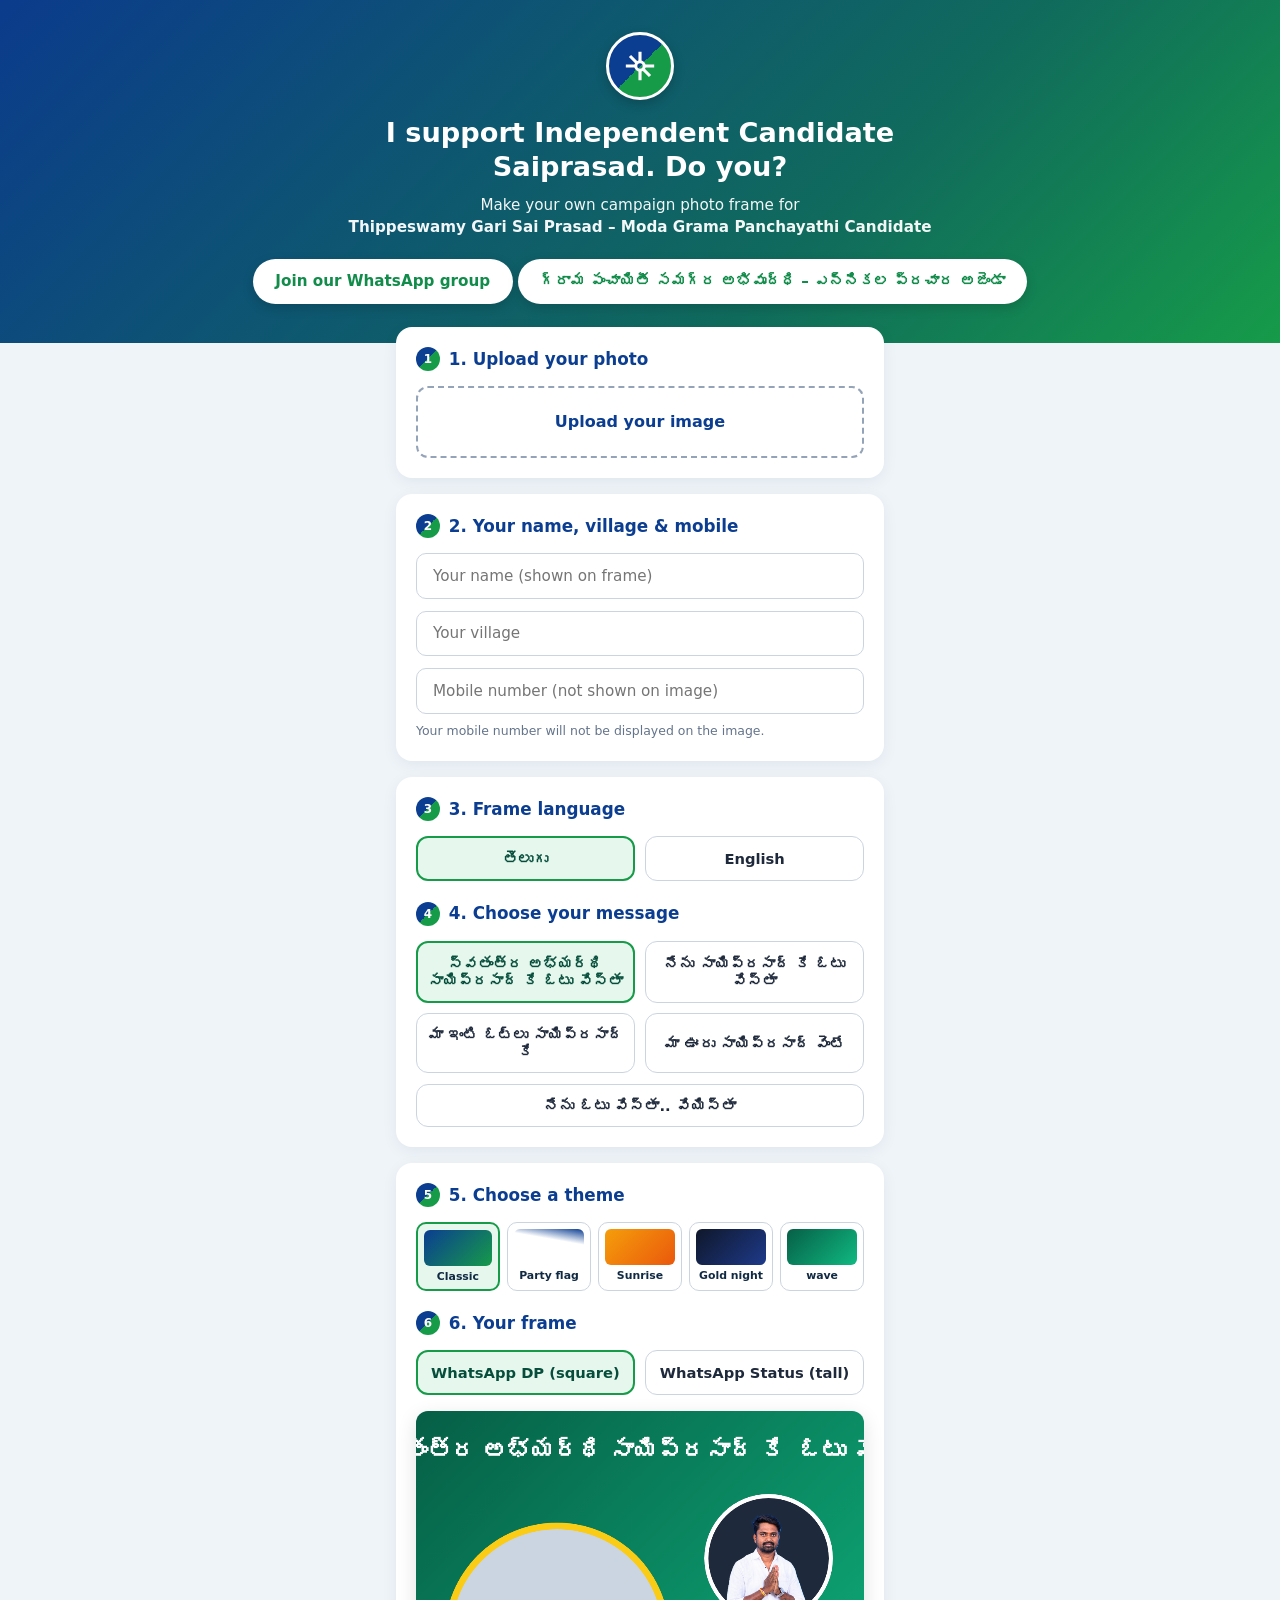
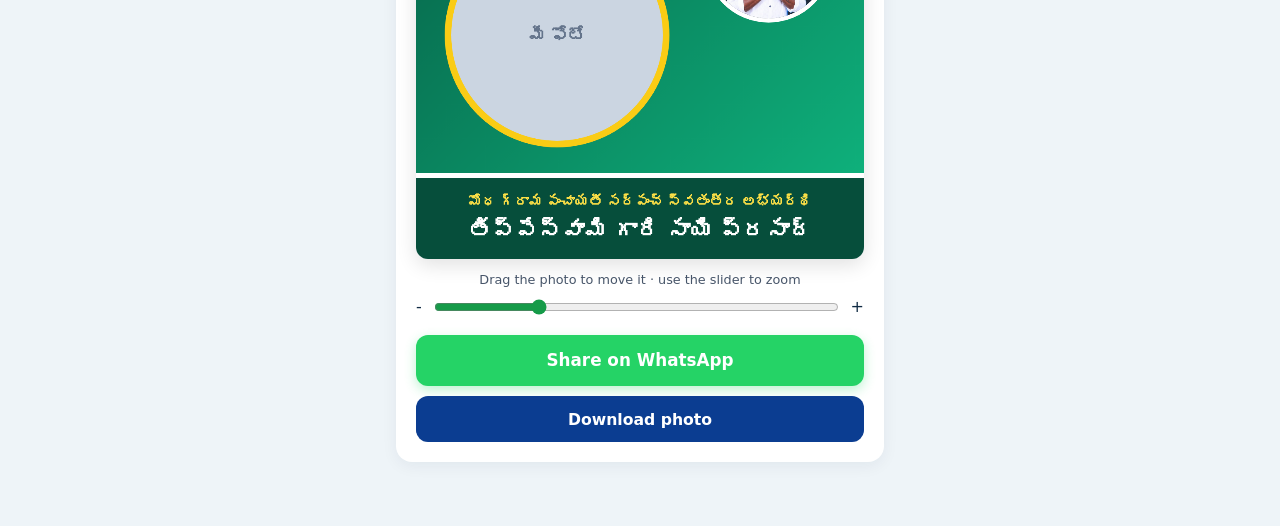
<file: index.html>
<!DOCTYPE html>
<html lang="en">
<head>
  <meta charset="UTF-8" />
  <meta name="viewport" content="width=device-width, initial-scale=1.0" />
  <title>I Support Independent Candidate SaiPrasad</title>
  <link rel="stylesheet" href="style.css" />
</head>
<body>

  <!-- Header -->
  <header class="hero">
    <div class="logo-circle">
      <svg width="34" height="34" viewBox="0 0 24 24" fill="none" stroke="#fff" stroke-width="2.2">
        <circle cx="12" cy="12" r="3"/>
        <path d="M12 2v7M12 15v7M4.93 4.93l4.95 4.95M14.12 14.12l4.95 4.95M2 12h7M15 12h7"/>
      </svg>
    </div>
    <h1>I support Independent Candidate<br>Saiprasad. Do you?</h1>
    <p>Make your own campaign photo frame for<br><strong>Thippeswamy Gari Sai Prasad – Moda Grama Panchayathi Candidate</strong></p>
    <a href="https://chat.whatsapp.com/IqmFqqTO0n0EGqBAKA2Isl?s=sh&p=a&iam=2" class="whatsapp-pill">Join our WhatsApp group</a>
    <a href="https://bnr7466-wq.github.io/yours-saiprasad-sarpach/" class="whatsapp-pill">గ్రామ పంచాయితీ సమగ్ర అభివృద్ధి – ఎన్నికల ప్రచార అజెండా
</a>
  </header>

  <main class="container">

    <!-- Step 1: Upload -->
    <section class="card">
      <div class="step-title"><span class="step-badge">1</span> 1. Upload your photo</div>
      <label class="upload-box" for="photoInput">
        Upload your image
        <input type="file" id="photoInput" accept="image/*" hidden />
      </label>
    </section>

    <!-- Step 2: Supporter Info -->
    <section class="card">
      <div class="step-title"><span class="step-badge">2</span> 2. Your name, village &amp; mobile</div>
      <div class="input-group">
        <input type="text" id="supporterName" placeholder="Your name (shown on frame)" />
        <input type="text" id="supporterVillage" placeholder="Your village" />
        <input type="tel" id="supporterMobile" placeholder="Mobile number (not shown on image)" />
      </div>
      <p class="privacy-note">Your mobile number will not be displayed on the image.</p>
    </section>

    <!-- Step 3 & 4: Language & Slogans -->
    <section class="card">
      <div class="step-title"><span class="step-badge">3</span> 3. Frame language</div>
      <div class="grid-2" style="margin-bottom: 1.25rem;">
        <button type="button" class="opt-btn active" data-lang="te">తెలుగు</button>
        <button type="button" class="opt-btn" data-lang="en">English</button>
      </div>

      <div class="step-title"><span class="step-badge">4</span> 4. Choose your message</div>
      <div class="grid-2" id="sloganContainer"></div>
    </section>

    <!-- Step 5 & 6: Theme & Frame Size -->
    <section class="card">
      <div class="step-title"><span class="step-badge">5</span> 5. Choose a theme</div>
      <div class="theme-grid" id="themeGrid" style="margin-bottom: 1.25rem;">
        <div class="theme-card active" data-theme="classic">
          <div class="swatch" style="background: linear-gradient(135deg, #0b3d91, #169b49);"></div>
          <span class="theme-label">Classic</span>
        </div>
        <div class="theme-card" data-theme="flag">
          <div class="swatch" style="background: linear-gradient(190deg, #0b3d91, #ffffff 33%, #ffffff);"></div>
          <span class="theme-label">Party flag</span>
        </div>
        <div class="theme-card" data-theme="sunrise">
          <div class="swatch" style="background: linear-gradient(135deg, #f59e0b, #ea580c);"></div>
          <span class="theme-label">Sunrise</span>
        </div>
        <div class="theme-card" data-theme="gold">
          <div class="swatch" style="background: linear-gradient(135deg, #0f172a, #1e3a8a);"></div>
          <span class="theme-label">Gold night</span>
        </div>
        <div class="theme-card" data-theme="wave">
          <div class="swatch" style="background: linear-gradient(135deg, #065f46, #10b981);"></div>
          <span class="theme-label"> wave</span>
        </div>
      </div>

      <div class="step-title"><span class="step-badge">6</span> 6. Your frame</div>
      <div class="grid-2">
        <button type="button" class="opt-btn active" data-format="square">WhatsApp DP (square)</button>
        <button type="button" class="opt-btn" data-format="tall">WhatsApp Status (tall)</button>
      </div>

      <div class="canvas-wrapper">
        <canvas id="frameCanvas" width="1080" height="1080"></canvas>
      </div>

      <p class="controls-hint">Drag the photo to move it &middot; use the slider to zoom</p>
      <div class="zoom-row">
        <span>-</span>
        <input type="range" id="zoomSlider" min="0.5" max="2.5" step="0.02" value="1" />
        <span>+</span>
      </div>

      <button type="button" class="btn-primary" id="shareBtn">Share on WhatsApp</button>
      <button type="button" class="btn-secondary" id="downloadBtn">Download photo</button>
    </section>
  </main>

  <script src="app.js"></script>
</body>
</html>
</file>
<file: style.css>
:root {
  --blue: #0b3d91;
  --green: #169b49;
  --bg: #eef4f8;
  --card: #ffffff;
  --text: #102a43;
  --border: #cbd5e1;
  --active-bg: #e6f7ed;
}

* {
  box-sizing: border-box;
  margin: 0;
  padding: 0;
}

body {
  font-family: system-ui, -apple-system, 'Segoe UI', Roboto, 'Noto Sans Telugu', sans-serif;
  background-color: var(--bg);
  color: var(--text);
  line-height: 1.5;
  padding-bottom: 3rem;
}

.hero {
  background: linear-gradient(135deg, #0b3b8c 0%, #106b5c 65%, #169b49 100%);
  color: #ffffff;
  text-align: center;
  padding: 2rem 1.25rem 2.4rem;
  position: relative;
  overflow: hidden;
}

.logo-circle {
  width: 68px;
  height: 68px;
  border-radius: 50%;
  background: linear-gradient(135deg, #0b3d91 50%, #169b49 50%);
  border: 3px solid #ffffff;
  margin: 0 auto 1rem;
  display: flex;
  align-items: center;
  justify-content: center;
  box-shadow: 0 4px 12px rgba(0, 0, 0, 0.2);
}

.hero h1 {
  font-size: 1.7rem;
  font-weight: 800;
  line-height: 1.25;
  margin-bottom: 0.6rem;
}

.hero p {
  font-size: 0.95rem;
  opacity: 0.95;
  margin-bottom: 1.25rem;
}

.whatsapp-pill {
  display: inline-flex;
  align-items: center;
  gap: 0.5rem;
  background: #ffffff;
  color: #128c4a;
  font-weight: 700;
  font-size: 0.95rem;
  padding: 0.7rem 1.4rem;
  border-radius: 999px;
  text-decoration: none;
  box-shadow: 0 4px 12px rgba(0, 0, 0, 0.15);
}

.container {
  max-width: 520px;
  margin: -1rem auto 0;
  padding: 0 1rem;
  position: relative;
  z-index: 2;
}

.card {
  background: var(--card);
  border-radius: 16px;
  padding: 1.25rem;
  margin-bottom: 1rem;
  box-shadow: 0 4px 16px rgba(16, 42, 67, 0.06);
}

.step-title {
  display: flex;
  align-items: center;
  gap: 0.55rem;
  font-size: 1.05rem;
  font-weight: 700;
  color: #0b3d91;
  margin-bottom: 0.9rem;
}

.step-badge {
  width: 24px;
  height: 24px;
  border-radius: 50%;
  background: linear-gradient(135deg, #0b3d91 50%, #169b49 50%);
  color: #fff;
  font-size: 0.75rem;
  display: inline-flex;
  align-items: center;
  justify-content: center;
  flex-shrink: 0;
}

.upload-box {
  border: 2px dashed #94a3b8;
  border-radius: 12px;
  padding: 1.35rem;
  text-align: center;
  cursor: pointer;
  color: #0b3d91;
  font-weight: 700;
  font-size: 1rem;
  transition: background 0.2s;
  display: block;
}

.upload-box:hover {
  background: #f8fafc;
}

.input-group {
  display: flex;
  flex-direction: column;
  gap: 0.75rem;
}

input[type="text"],
input[type="tel"] {
  width: 100%;
  padding: 0.8rem 1rem;
  border: 1.5px solid var(--border);
  border-radius: 10px;
  font-size: 0.95rem;
  font-family: inherit;
  outline: none;
}

input:focus {
  border-color: var(--green);
}

.privacy-note {
  font-size: 0.78rem;
  color: #64748b;
  margin-top: 0.5rem;
}

.grid-2 {
  display: grid;
  grid-template-columns: 1fr 1fr;
  gap: 0.65rem;
}

.opt-btn {
  background: #ffffff;
  border: 1.5px solid var(--border);
  border-radius: 12px;
  padding: 0.75rem 0.6rem;
  font-family: inherit;
  font-size: 0.92rem;
  font-weight: 700;
  color: #1e293b;
  cursor: pointer;
  text-align: center;
  transition: all 0.15s ease;
}

.opt-btn.full {
  grid-column: 1 / -1;
}

.opt-btn.active {
  border: 2px solid var(--green);
  background: var(--active-bg);
  color: #064e3b;
}

.theme-grid {
  display: grid;
  grid-template-columns: repeat(5, 1fr);
  gap: 0.45rem;
}

.theme-card {
  border: 1.5px solid var(--border);
  border-radius: 10px;
  padding: 0.35rem;
  text-align: center;
  cursor: pointer;
  background: #fff;
}

.theme-card.active {
  border: 2px solid var(--green);
  background: var(--active-bg);
}

.swatch {
  height: 36px;
  border-radius: 6px;
  margin-bottom: 0.3rem;
}

.theme-label {
  font-size: 0.68rem;
  font-weight: 700;
  display: block;
  line-height: 1.15;
}

.canvas-wrapper {
  margin-top: 1rem;
  border-radius: 12px;
  overflow: hidden;
  box-shadow: 0 6px 20px rgba(0, 0, 0, 0.12);
  background: #e2e8f0;
  touch-action: none;
}

canvas {
  width: 100%;
  height: auto;
  display: block;
  cursor: grab;
}

canvas:active {
  cursor: grabbing;
}

.controls-hint {
  text-align: center;
  font-size: 0.8rem;
  color: #475569;
  margin: 0.65rem 0 0.4rem;
}

.zoom-row {
  display: flex;
  align-items: center;
  gap: 0.75rem;
  margin-bottom: 1rem;
}

.zoom-row input[type="range"] {
  flex: 1;
  accent-color: var(--green);
}

.btn-primary {
  width: 100%;
  background: #25d366;
  color: #ffffff;
  border: none;
  border-radius: 12px;
  padding: 0.95rem;
  font-size: 1.05rem;
  font-weight: 700;
  font-family: inherit;
  cursor: pointer;
  margin-bottom: 0.65rem;
  box-shadow: 0 4px 12px rgba(37, 211, 102, 0.3);
}

.btn-secondary {
  width: 100%;
  background: #0b3d91;
  color: #ffffff;
  border: none;
  border-radius: 12px;
  padding: 0.85rem;
  font-size: 0.98rem;
  font-weight: 700;
  font-family: inherit;
  cursor: pointer;
}
</file>
